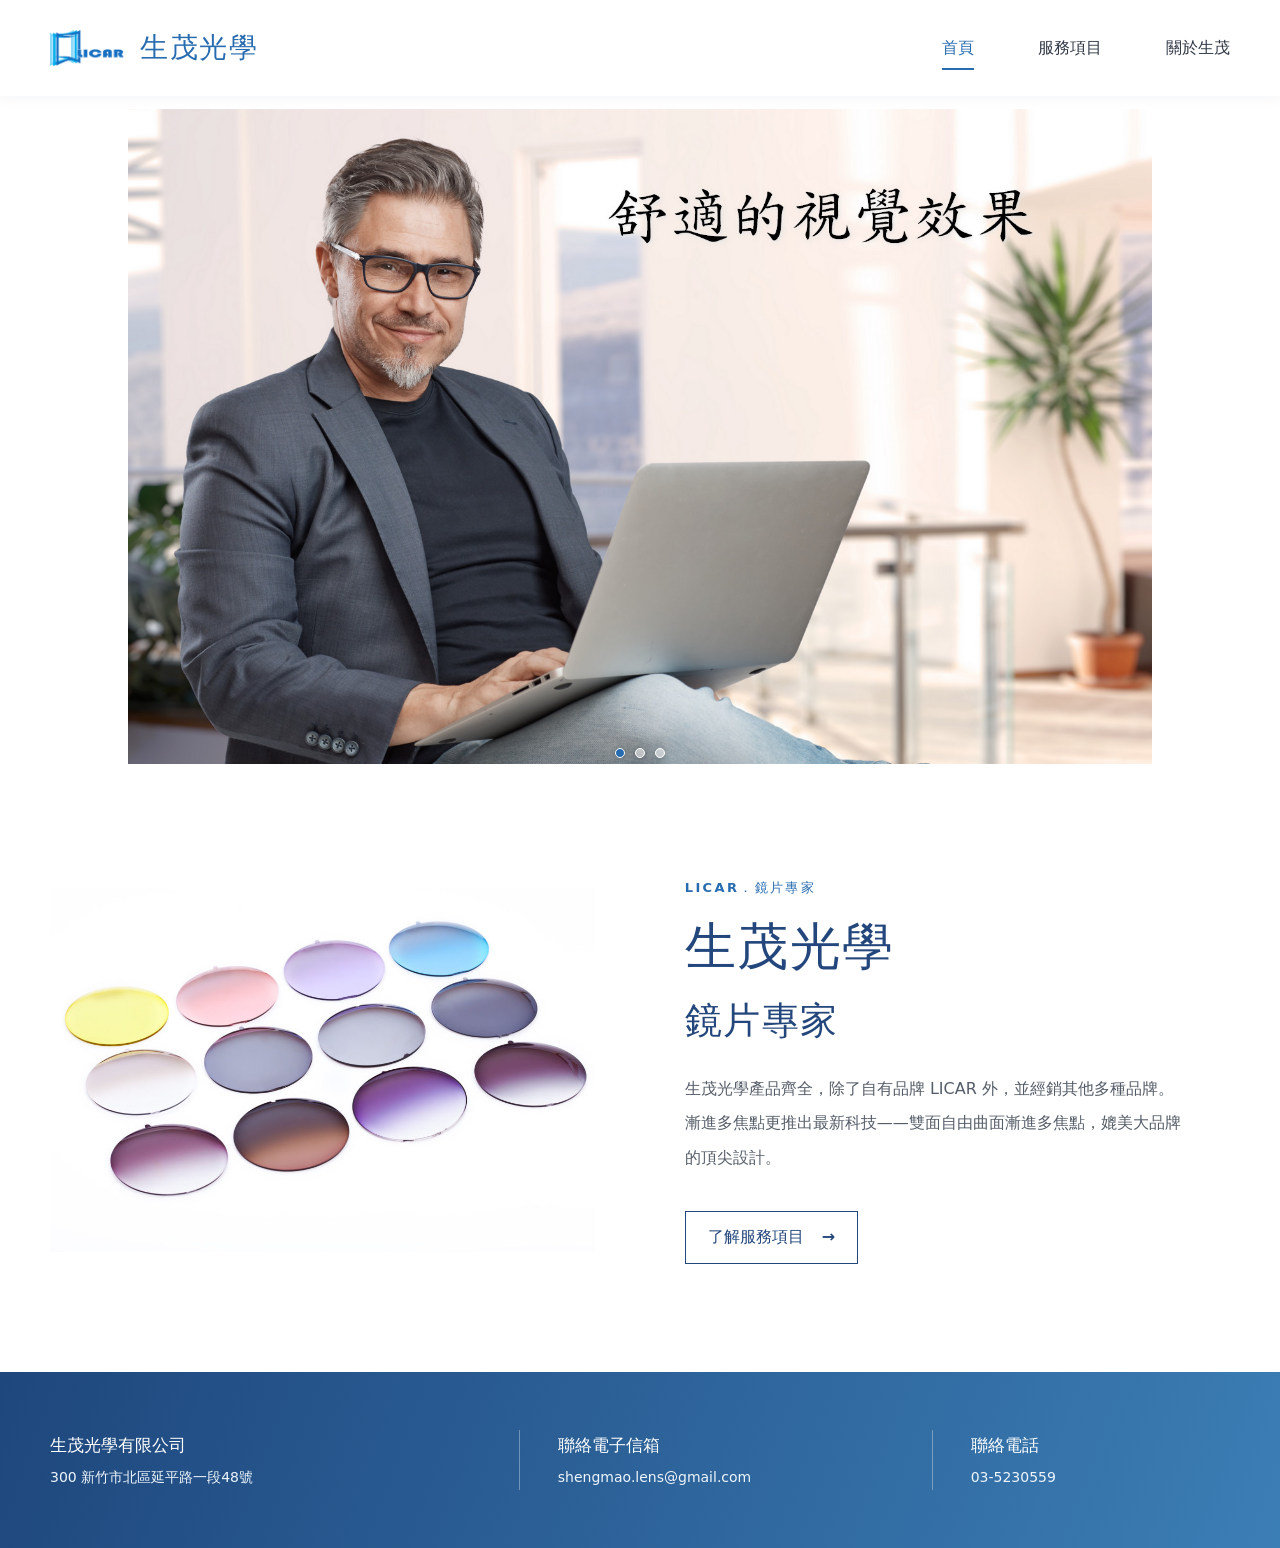
<file: index.html>
<!doctype html>
<html lang="zh-Hant">
<head>
  <meta charset="utf-8">
  <meta name="viewport" content="width=device-width, initial-scale=1">
  <meta name="description" content="生茂光學提供專業光學鏡片與相關服務，了解產品資訊、品牌理念與聯絡方式。">
  <title>生茂光學｜鏡片專家</title>
  <link rel="icon" href="assets/images/icon1.jpg">
  <link rel="stylesheet" href="assets/site.css">
  <script src="assets/site.js" defer></script>
</head>
<body>
  <a class="skip-link" href="#main">跳至主要內容</a>
  <header class="site-header">
    <div class="header-inner">
      <a class="brand" href="index.html" aria-label="生茂光學首頁">
        <img src="assets/images/LOGO.png" alt="生茂光學標誌">
        <span>生茂光學</span>
      </a>
      <button class="menu-toggle" type="button" aria-expanded="false" aria-controls="primary-nav" aria-label="開啟選單"><span></span><span></span><span></span></button>
      <nav class="primary-nav" id="primary-nav" aria-label="主選單">
        <a class="active" href="index.html" aria-current="page">首頁</a>
        <a href="service.html">服務項目</a>
        <a href="about.html">關於生茂</a>
      </nav>
    </div>
  </header>

  <main id="main">
    <section class="hero-slider" aria-label="生茂光學產品與服務">
      <div class="slides">
        <div class="slide slide-one is-active" role="img" aria-label="舒適的視覺效果"><img src="assets/images/slide1.jpg" alt=""></div>
        <div class="slide slide-two" role="img" aria-label="滿足顧客多元需求"><img src="assets/images/slide2.jpg" alt=""></div>
        <div class="slide slide-three" role="img" aria-label="嚴選鏡片基材"><img src="assets/images/slide4.jpg" alt=""></div>
      </div>
      <div class="slider-dots" aria-label="選擇輪播圖片">
        <button class="is-active" type="button" aria-label="第 1 張圖片" aria-pressed="true"></button>
        <button type="button" aria-label="第 2 張圖片" aria-pressed="false"></button>
        <button type="button" aria-label="第 3 張圖片" aria-pressed="false"></button>
      </div>
    </section>

    <section class="intro section-wrap">
      <div class="intro-image"><img src="assets/images/hc1-1024x683.jpg" alt="多色光學鏡片展示" loading="lazy"></div>
      <div class="intro-copy">
        <p class="eyebrow">LICAR．鏡片專家</p>
        <h1>生茂光學<br><span>鏡片專家</span></h1>
        <p>生茂光學產品齊全，除了自有品牌 LICAR 外，並經銷其他多種品牌。漸進多焦點更推出最新科技——雙面自由曲面漸進多焦點，媲美大品牌的頂尖設計。</p>
        <a class="button-link" href="service.html">了解服務項目 <span aria-hidden="true">→</span></a>
      </div>
    </section>
  </main>

  <footer class="site-footer">
    <div class="footer-inner">
      <div><h2>生茂光學有限公司</h2><p>300 新竹市北區延平路一段48號</p></div>
      <div><h2>聯絡電子信箱</h2><p><a href="mailto:shengmao.lens@gmail.com">shengmao.lens@gmail.com</a></p></div>
      <div><h2>聯絡電話</h2><p><a href="tel:035230559">03-5230559</a></p></div>
    </div>
  </footer>
</body>
</html>
</file>
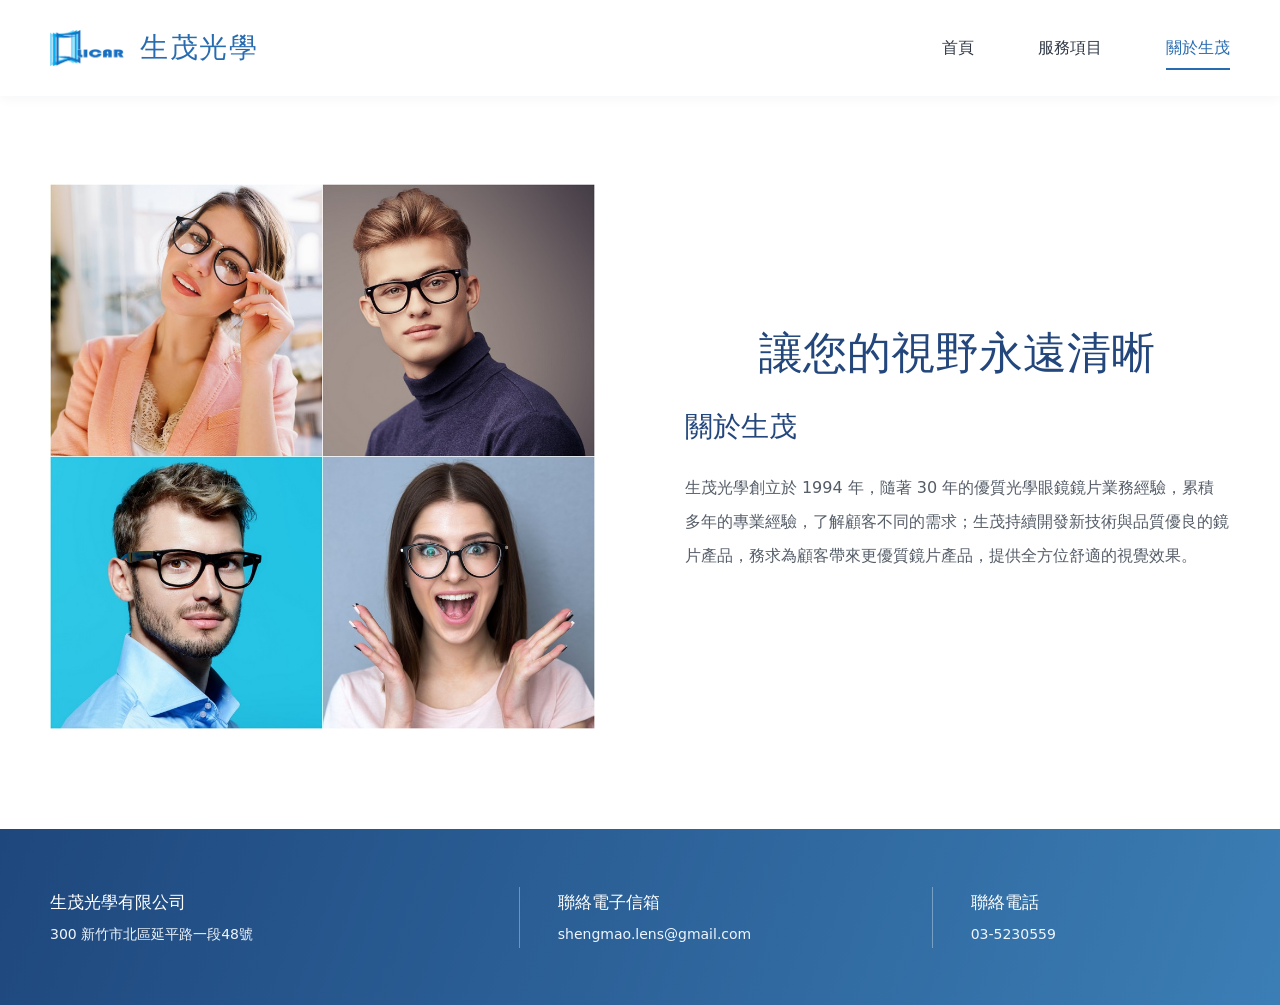
<file: about.html>
<!doctype html>
<html lang="zh-Hant">
<head>
  <meta charset="utf-8">
  <meta name="viewport" content="width=device-width, initial-scale=1">
  <meta name="description" content="認識生茂光學，了解我們的品牌理念、專業能力與光學產業經驗。">
  <title>關於生茂｜生茂光學</title>
  <link rel="icon" href="assets/images/icon1.jpg">
  <link rel="stylesheet" href="assets/site.css">
  <script src="assets/site.js" defer></script>
</head>
<body>
  <a class="skip-link" href="#main">跳至主要內容</a>
  <header class="site-header"><div class="header-inner">
    <a class="brand" href="index.html" aria-label="生茂光學首頁"><img src="assets/images/LOGO.png" alt="生茂光學標誌"><span>生茂光學</span></a>
    <button class="menu-toggle" type="button" aria-expanded="false" aria-controls="primary-nav" aria-label="開啟選單"><span></span><span></span><span></span></button>
    <nav class="primary-nav" id="primary-nav" aria-label="主選單"><a href="index.html">首頁</a><a href="service.html">服務項目</a><a class="active" href="about.html" aria-current="page">關於生茂</a></nav>
  </div></header>
  <main id="main">
    <section class="about section-wrap">
      <div class="about-image"><img src="assets/images/a1.jpg" alt="配戴眼鏡的不同族群" loading="lazy"></div>
      <div class="about-copy"><h1>讓您的視野永遠清晰</h1><h2>關於生茂</h2><p>生茂光學創立於 1994 年，隨著 30 年的優質光學眼鏡鏡片業務經驗，累積多年的專業經驗，了解顧客不同的需求；生茂持續開發新技術與品質優良的鏡片產品，務求為顧客帶來更優質鏡片產品，提供全方位舒適的視覺效果。</p></div>
    </section>
  </main>
  <footer class="site-footer">
    <div class="footer-inner">
      <div><h2>生茂光學有限公司</h2><p>300 新竹市北區延平路一段48號</p></div>
      <div><h2>聯絡電子信箱</h2><p><a href="mailto:shengmao.lens@gmail.com">shengmao.lens@gmail.com</a></p></div>
      <div><h2>聯絡電話</h2><p><a href="tel:035230559">03-5230559</a></p></div>
    </div>
  </footer>
</body>
</html>
</file>
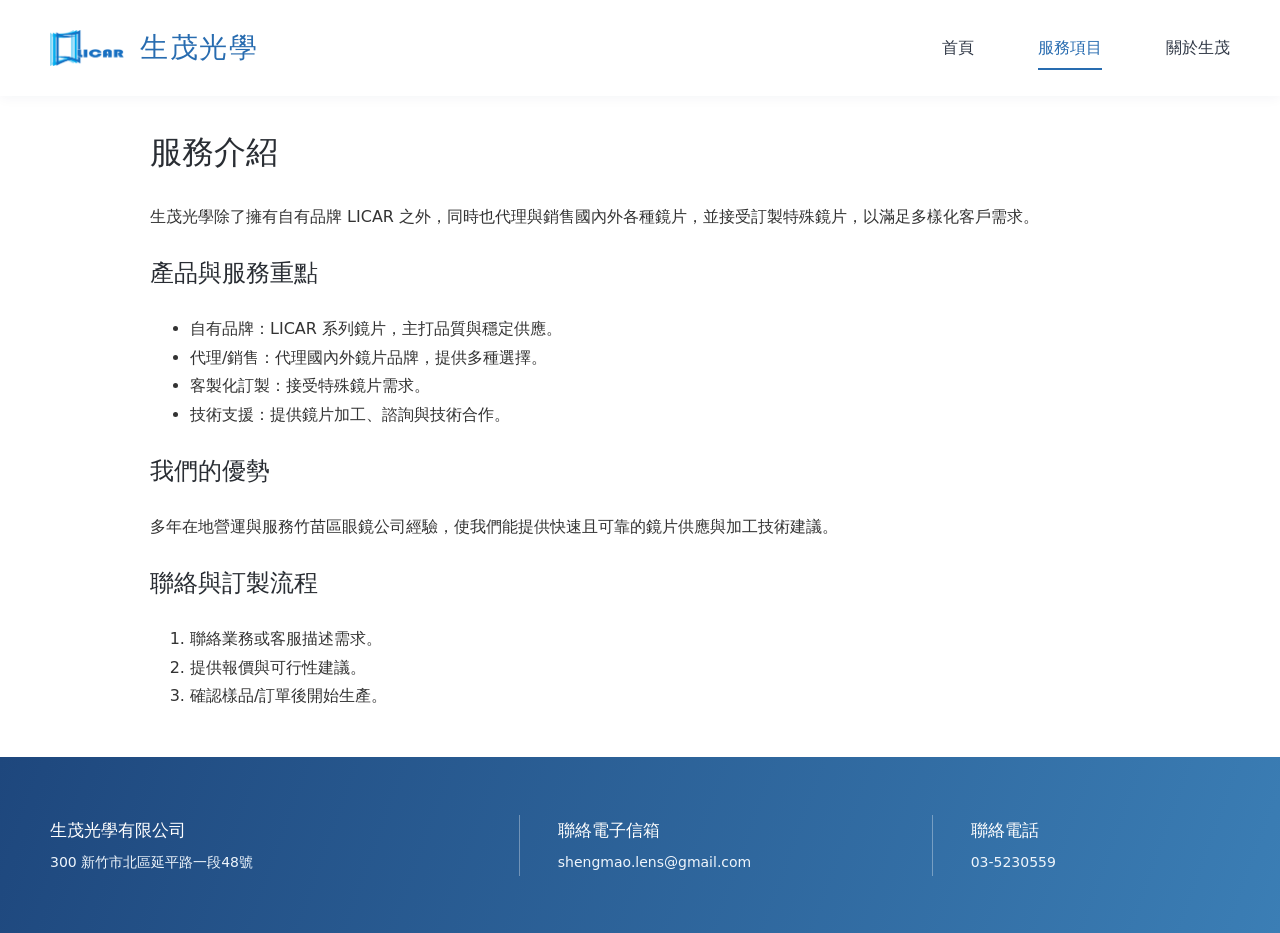
<file: service.html>
<!doctype html>
<html lang="zh-Hant">
<head>
  <meta charset="utf-8">
  <meta name="viewport" content="width=device-width, initial-scale=1">
  <meta name="description" content="生茂光學提供自有品牌、國內外鏡片代理、特殊鏡片訂製與技術支援。">
  <title>服務項目｜生茂光學</title>
  <link rel="icon" href="assets/images/icon1.jpg">
  <link rel="stylesheet" href="assets/site.css">
  <script src="assets/site.js" defer></script>
</head>
<body>
  <a class="skip-link" href="#main">跳至主要內容</a>
  <header class="site-header"><div class="header-inner">
    <a class="brand" href="index.html" aria-label="生茂光學首頁"><img src="assets/images/LOGO.png" alt="生茂光學標誌"><span>生茂光學</span></a>
    <button class="menu-toggle" type="button" aria-expanded="false" aria-controls="primary-nav" aria-label="開啟選單"><span></span><span></span><span></span></button>
    <nav class="primary-nav" id="primary-nav" aria-label="主選單"><a href="index.html">首頁</a><a class="active" href="service.html" aria-current="page">服務項目</a><a href="about.html">關於生茂</a></nav>
  </div></header>
  <main id="main" class="service-main">
    <article class="service-intro"><h1>服務介紹</h1><p>生茂光學除了擁有自有品牌 LICAR 之外，同時也代理與銷售國內外各種鏡片，並接受訂製特殊鏡片，以滿足多樣化客戶需求。</p></article>
    <section class="service-section"><h2>產品與服務重點</h2><ul><li>自有品牌：LICAR 系列鏡片，主打品質與穩定供應。</li><li>代理/銷售：代理國內外鏡片品牌，提供多種選擇。</li><li>客製化訂製：接受特殊鏡片需求。</li><li>技術支援：提供鏡片加工、諮詢與技術合作。</li></ul></section>
    <section class="service-section"><h2>我們的優勢</h2><p>多年在地營運與服務竹苗區眼鏡公司經驗，使我們能提供快速且可靠的鏡片供應與加工技術建議。</p></section>
    <section class="service-section"><h2>聯絡與訂製流程</h2><ol><li>聯絡業務或客服描述需求。</li><li>提供報價與可行性建議。</li><li>確認樣品/訂單後開始生產。</li></ol></section>
  </main>
  <footer class="site-footer">
    <div class="footer-inner">
      <div><h2>生茂光學有限公司</h2><p>300 新竹市北區延平路一段48號</p></div>
      <div><h2>聯絡電子信箱</h2><p><a href="mailto:shengmao.lens@gmail.com">shengmao.lens@gmail.com</a></p></div>
      <div><h2>聯絡電話</h2><p><a href="tel:035230559">03-5230559</a></p></div>
    </div>
  </footer>
</body>
</html>
</file>
<file: assets/site.css>
:root {
  color-scheme: light;
  --navy: #23477c;
  --blue: #286cb0;
  --ink: #292d33;
  --muted: #657080;
  --paper: #fff;
  --soft: #f5f7fa;
  --max: 1180px;
  font-family: "Noto Sans TC", "Microsoft JhengHei", system-ui, sans-serif;
  font-synthesis: none;
  text-rendering: optimizeLegibility;
}
* { box-sizing: border-box; }
html { scroll-behavior: smooth; }
body { margin: 0; color: var(--ink); font-size: 16px; line-height: 1.8; background: var(--paper); }
img { display: block; max-width: 100%; }
a { color: inherit; text-decoration: none; }
.skip-link { position: absolute; top: -5rem; left: 1rem; z-index: 20; padding: .5rem 1rem; color: #fff; background: var(--navy); }
.skip-link:focus { top: 1rem; }
.site-header { position: relative; z-index: 5; background: #fff; box-shadow: 0 2px 12px #1f35500c; }
.header-inner { width: min(var(--max), calc(100% - 48px)); min-height: 96px; margin: auto; display: flex; align-items: center; justify-content: space-between; gap: 32px; }
.brand { display: inline-flex; align-items: center; gap: 16px; flex: 0 0 auto; color: var(--blue); font-size: 28px; font-weight: 700; letter-spacing: .06em; }
.brand img { width: 74px; height: 64px; object-fit: contain; }
.primary-nav { display: flex; align-items: center; gap: clamp(28px, 5vw, 68px); }
.primary-nav a { position: relative; padding: 10px 0; color: #303846; font-size: 16px; font-weight: 600; transition: color .2s ease; }
.primary-nav a:hover, .primary-nav a.active { color: var(--blue); }
.primary-nav a.active::after { position: absolute; right: 0; bottom: 2px; left: 0; height: 2px; background: var(--blue); content: ""; }
.menu-toggle { display: none; }
.hero-slider { position: relative; overflow: hidden; background: #fff; }
.slides { position: relative; width: min(100%, 1024px); margin-inline: auto; aspect-ratio: 1.505; }
.slide { position: absolute; inset: 0; width: 100%; height: 100%; opacity: 0; transition: opacity .65s ease; }
.slide img { width: 100%; height: 100%; object-fit: contain; }
.slide.is-active { opacity: 1; }
.slider-dots { position: absolute; bottom: 18px; left: 50%; display: flex; gap: 10px; transform: translateX(-50%); }
.slider-dots button { width: 10px; height: 10px; padding: 0; border: 1px solid #fff; border-radius: 50%; background: #ffffff80; box-shadow: 0 1px 5px #0003; cursor: pointer; }
.slider-dots button.is-active { background: var(--blue); }
.section-wrap { width: min(var(--max), calc(100% - 48px)); margin: 0 auto; }
.intro { display: grid; grid-template-columns: 1fr 1fr; align-items: center; gap: clamp(42px, 7vw, 96px); padding-top: 100px; padding-bottom: 108px; }
.intro-image img { width: 100%; aspect-ratio: 1.5; object-fit: cover; }
.intro-copy { max-width: 500px; }
.eyebrow { margin: 0 0 12px; color: var(--blue); font-size: 13px; font-weight: 700; letter-spacing: .18em; }
h1, h2, h3, p { margin-top: 0; }
.intro h1 { margin: 0 0 22px; color: var(--navy); font-size: clamp(34px, 4vw, 52px); line-height: 1.35; letter-spacing: .03em; }
.intro h1 span { font-size: .72em; }
.intro-copy > p:not(.eyebrow), .about-copy > p:not(.eyebrow) { color: #555d68; line-height: 2.15; }
.button-link { display: inline-flex; align-items: center; gap: 18px; margin-top: 20px; padding: 11px 22px; border: 1px solid var(--navy); color: var(--navy); font-weight: 600; transition: color .2s, background .2s; }
.button-link:hover { color: #fff; background: var(--navy); }
.page-banner { min-height: 300px; display: grid; place-items: center; padding: 44px 24px; text-align: center; color: var(--navy); background: linear-gradient(115deg, #f4f7fb 0%, #e5edf7 48%, #f8f9fb 100%); }
.page-banner p { margin: 0 0 8px; color: var(--blue); font-size: 12px; font-weight: 700; letter-spacing: .24em; }
.page-banner h1 { margin: 0; font-size: clamp(34px, 5vw, 54px); letter-spacing: .04em; }
.about { display: grid; grid-template-columns: 1fr 1fr; align-items: center; gap: clamp(40px, 7vw, 96px); padding-top: 88px; padding-bottom: 100px; }
.about-image img { width: 100%; aspect-ratio: 1; object-fit: cover; }
.about-copy h2, .service-lead h2 { margin: 0 0 20px; color: var(--navy); font-size: clamp(30px, 3.6vw, 44px); }
.about-copy h1 { margin: 0 0 18px; color: var(--navy); font-size: clamp(30px, 3.4vw, 44px); line-height: 1.4; text-align: center; }
.about-copy h2 { margin-bottom: 18px; font-size: 28px; }
.about-copy > p:not(.eyebrow) { margin-bottom: 16px; }
.service { padding-top: 72px; padding-bottom: 104px; }
.service-lead { max-width: 760px; margin: 0 auto 48px; text-align: center; }
.service-lead > p:last-child { color: #555d68; line-height: 2; }
.service-grid { display: grid; grid-template-columns: repeat(3, 1fr); gap: 22px; align-items: stretch; }
.service-card { position: relative; padding: 34px 30px; border-top: 3px solid var(--blue); background: var(--soft); }
.card-number { display: block; margin-bottom: 14px; color: #7f9cbd; font-size: 13px; font-weight: 700; letter-spacing: .15em; }
.service-card h3 { margin-bottom: 18px; color: var(--navy); font-size: 22px; }
.service-card p, .service-card li { color: #59616d; line-height: 1.9; }
.service-card ul, .service-card ol { padding-left: 1.25em; }
.service-card li + li { margin-top: 8px; }
.service-card img { width: 100%; aspect-ratio: 1.5; margin-top: 22px; object-fit: cover; }
.service-main { width: min(980px, calc(100% - 40px)); margin: 0 auto; padding: 28px 0; }
.service-main h1 { margin: 0 0 .67em; color: var(--ink); font-size: 2em; }
.service-main h2 { margin: .83em 0; color: var(--ink); font-size: 1.5em; }
.service-main p, .service-main li { color: #333; }
.service-intro, .service-section { margin-bottom: 18px; }
.service-main ul, .service-main ol { padding-left: 40px; }
.site-footer { color: #fff; background: linear-gradient(110deg, #1e477d, #3b7eb5); }
.footer-inner { width: min(var(--max), calc(100% - 48px)); min-height: 176px; margin: auto; display: grid; grid-template-columns: 1.15fr 1fr .8fr; align-items: center; gap: 40px; padding-top: 24px; padding-bottom: 24px; }
.footer-inner > div + div { padding-left: 38px; border-left: 1px solid #ffffff55; }
.footer-inner h2 { margin: 0 0 5px; font-size: 17px; font-weight: 600; }
.footer-inner p { margin: 0; color: #eef5fc; font-size: 14px; }
.footer-inner a:hover { text-decoration: underline; }
@media (max-width: 760px) {
  .header-inner { width: calc(100% - 36px); min-height: 76px; }
  .brand { gap: 10px; font-size: 22px; }
  .brand img { width: 58px; height: 52px; }
  .menu-toggle { width: 44px; height: 44px; display: flex; flex-direction: column; align-items: center; justify-content: center; gap: 5px; border: 0; background: transparent; cursor: pointer; }
  .menu-toggle span { width: 24px; height: 2px; background: var(--navy); transition: transform .2s, opacity .2s; }
  .menu-toggle[aria-expanded="true"] span:first-child { transform: translateY(7px) rotate(45deg); }
  .menu-toggle[aria-expanded="true"] span:nth-child(2) { opacity: 0; }
  .menu-toggle[aria-expanded="true"] span:last-child { transform: translateY(-7px) rotate(-45deg); }
  .primary-nav { position: absolute; top: 100%; right: 0; left: 0; display: none; align-items: stretch; gap: 0; padding: 8px 24px 18px; background: #fff; box-shadow: 0 8px 14px #1f35501a; }
  .primary-nav.is-open { display: flex; flex-direction: column; }
  .primary-nav a { padding: 12px 4px; }
  .primary-nav a.active::after { right: auto; width: 44px; }
  .slides { width: 100%; aspect-ratio: 1.505; }
  .section-wrap { width: calc(100% - 40px); }
  .intro, .about { grid-template-columns: 1fr; gap: 32px; padding-top: 54px; padding-bottom: 62px; }
  .intro-copy { max-width: none; }
  .intro h1 { font-size: 38px; }
  .page-banner { min-height: 220px; }
  .service { padding-top: 54px; padding-bottom: 64px; }
  .service-grid { grid-template-columns: 1fr; gap: 16px; }
  .service-card { padding: 28px 24px; }
  .footer-inner { width: calc(100% - 40px); grid-template-columns: 1fr; gap: 20px; padding-top: 32px; padding-bottom: 32px; }
  .footer-inner { text-align: left; align-items: flex-start; }
  .footer-inner > div + div { padding-left: 0; border-left: 0; }
}
@media (prefers-reduced-motion: reduce) {
  *, *::before, *::after { scroll-behavior: auto !important; animation-duration: .01ms !important; animation-iteration-count: 1 !important; transition-duration: .01ms !important; }
}
</file>
